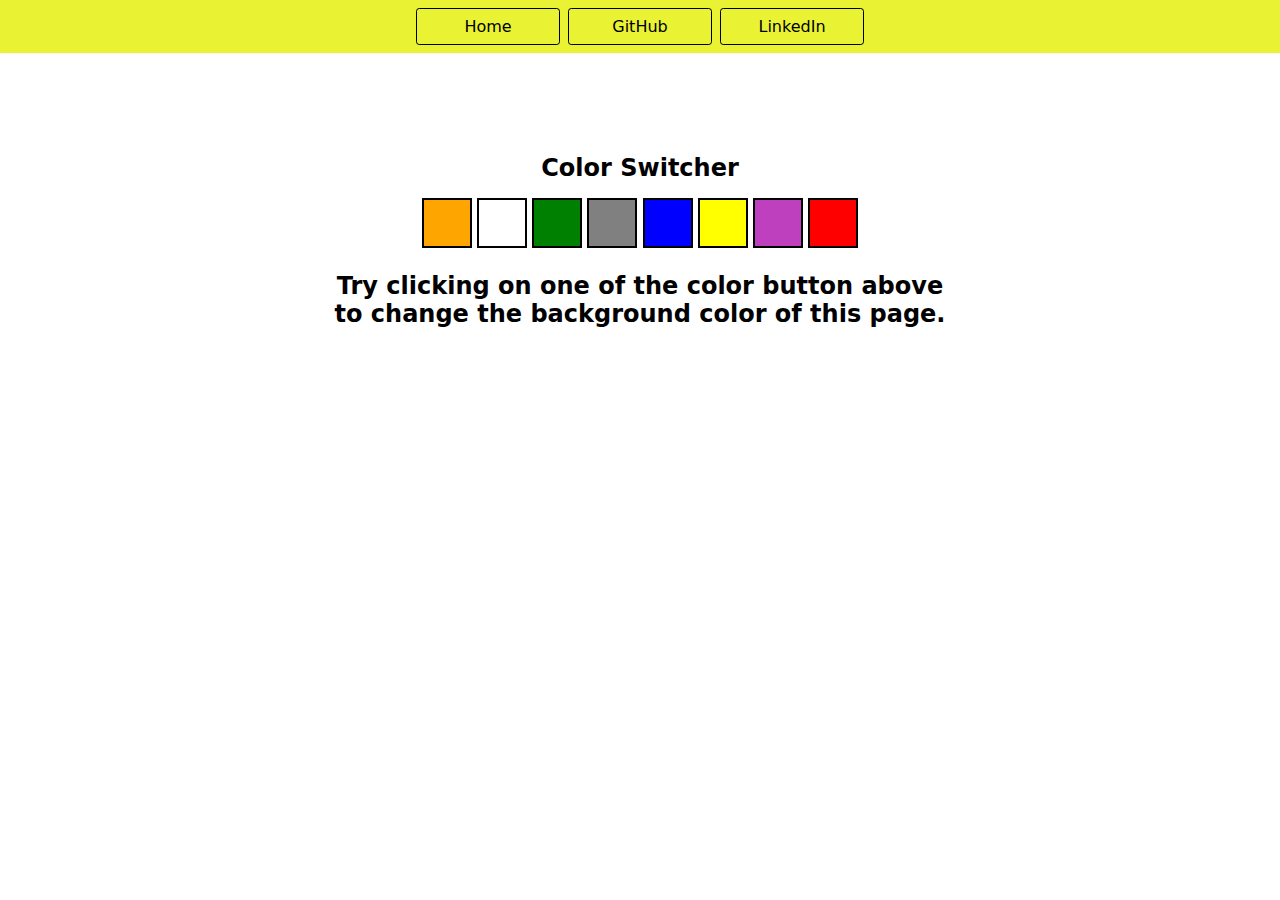
<file: 1-colorChanger/index.html>
<!DOCTYPE html>
<html lang="en">
<head>
    <meta charset="UTF-8">
    <meta name="viewport" content="width=device-width, initial-scale=1.0">
    <title>Javascript Background Color Switcher</title>
    <link rel="stylesheet" href="style.css"/>
    <link rel="stylesheet" href="../styles.css">
</head>
<body>
    
    <nav>
        <a href="/" aria-current="page">Home</a>
        <a target="_blank" href="https://github.com/VivekMalaviya18">GitHub</a>
        <a target="_blank" href="https://www.linkedin.com/in/vivekmalaviya404">LinkedIn</a>
    </nav>

    <div class="canvas">
        <h1>Color Switcher</h1>
        
        <span class="button" id="orange"></span>
        <span class="button" id="white"></span>
        <span class="button" id="green"></span>
        <span class="button" id="grey"></span>
        <span class="button" id="blue"></span>
        <span class="button" id="yellow"></span>
        <span class="button" id="purple"></span>
        <span class="button" id="red"></span>


        <h2>
            Try clicking on one of the color button above
            <span>to change the background color of this page.</span>
        </h2>
    </div>
    <script src="script.js"></script>
</body>
</html>
</file>
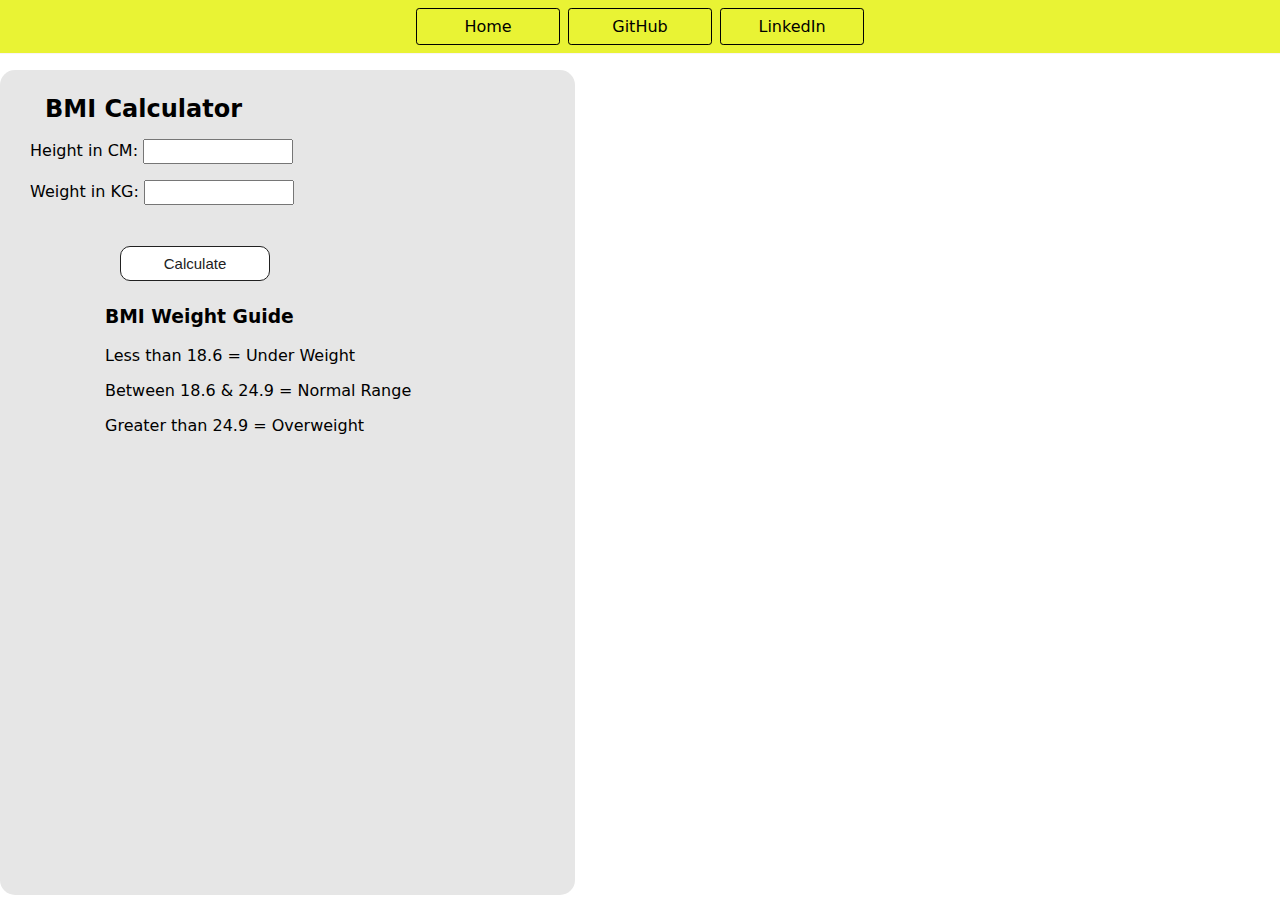
<file: 2-BMI Generator/index.html>
<!DOCTYPE html>
<html lang="en">
<head>
    <meta charset="UTF-8">

    <title>BMI Calculator</title>
    <link rel="stylesheet" href="style.css"/>
    <link rel="stylesheet" href="../styles.css">
</head>
<body>
    <nav>
        <a href="/" aria-current="page">Home</a>
        <a target="_blank" href="https://github.com/VivekMalaviya18">GitHub</a>
        <a target="_blank" href="https://www.linkedin.com/in/vivekmalaviya404">LinkedIn</a>
    </nav>
    <div class="container">
        <h1>BMI Calculator</h1>

        <form action="">
            <p>
                <label>Height in CM:</label>
                <input type="text" id="height"/>
            </p>
            <p>
                <label>Weight in KG:</label>
                <input type="text" id="weight"/>
            </p>
            <button>Calculate</button>
            
            <div id="result"></div>

            <div id="weight-guide">
                <h3>BMI Weight Guide</h3>
                <p>Less than 18.6 = Under Weight</p>
                <p> Between 18.6 & 24.9 = Normal Range</p>
                <p>Greater than 24.9 = Overweight</p>
            </div>

        </form>

    </div>
    <script src="script.js"></script>
</body>
</html>
</file>
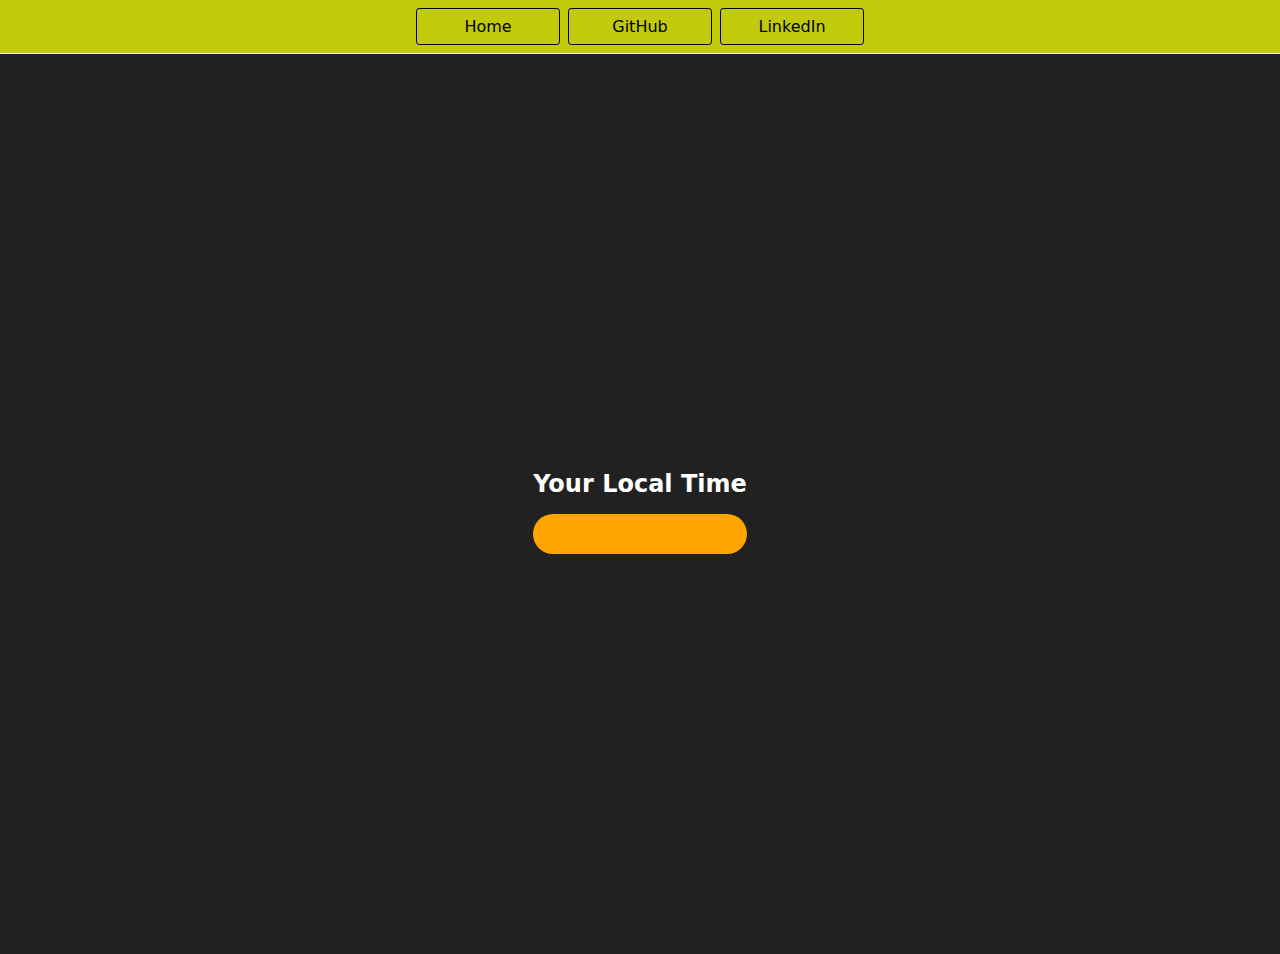
<file: 3-DigitalClock/index.html>
<!DOCTYPE html>
<html lang="en">
  <head>
    <title>Digital Clock</title>
    <meta charset="UTF-8" />
    <meta name="viewport" content="width=device-width" />
    <link rel="stylesheet" href="../styles.css">
    <style>
        body{
            background-color: #212121;
            color: #fff;
        }
         .center{
            display: flex;
            justify-content: center;
            align-items: center;
            height: 100vh;
            flex-direction: column;
         }
         #clock{
            font-size: 40px;
            background-color: orange;
            padding: 20px 50px;
            margin-top: 10px;
            border-radius: 150px;
         }
        
    </style>

  </head>
  <body style="background-color: #212121; color: #fff">
    <nav>
      <a href="/" aria-current="page">Home</a>
      <a target="_blank" href="https://github.com/VivekMalaviya18">GitHub</a>
      <a target="_blank" href="https://www.linkedin.com/in/vivekmalaviya404">LinkedIn</a>

    </nav>

    <div class="center">
        <div id="banner">
            <h1><b>Your Local Time</b></h1>
            <div id="clock"></div>
        </div>
    </div>
    <script type="module" src="script.js"></script>
  </body>
</html>
</file>
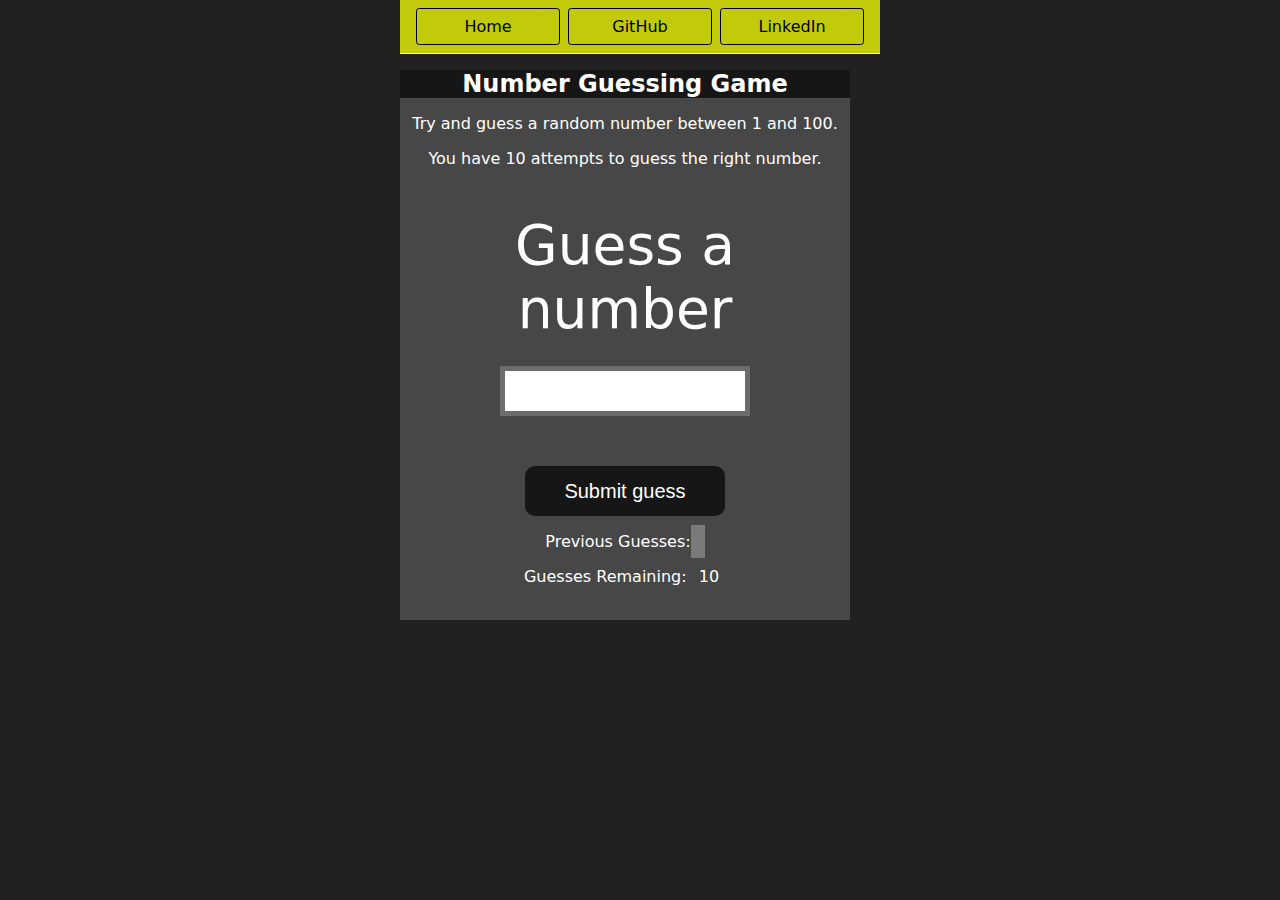
<file: 4-GuessTheNumber/index.html>
<!DOCTYPE html>
<html lang="en">
<head>
    <meta charset="UTF-8">
    <meta name="viewport" content="width=device-width, initial-scale=1.0">
    <title>Guess The Number</title>
    <link rel="stylesheet" href="../styles.css">
    <link rel="stylesheet" href="style.css">

</head>
<body style="background-color: #212121; color: #fff">
   
    <nav>
          <a href="/" aria-current="page">Home</a>
          <a target="_blank" href="https://github.com/VivekMalaviya18">GitHub</a>
          <a target="_blank" href="https://www.linkedin.com/in/vivekmalaviya404">LinkedIn</a>
    </nav>

    <div id="wrapper">
        <h1>Number Guessing Game</h1>
        <p>Try and guess a random number between 1 and 100.</p>
        <p>You have 10 attempts to guess the right number.</p>
    </br>
        <form class="from">
            <label for="guessField" id="guess">Guess a number</label>
            <input type="text" id="guessField" class="guessField">
            <input type="submit" id="subt" value="Submit guess" class="guessSubmit">
        </form>
        
        <div class="resultParas">
            <p>Previous Guesses: <span class="guesses"></span></p>
            <p>Guesses Remaining: <span class="lastResult">10</span></p>
            <p class="lowOrHigh"></p>
        </div>
    </div>
    
    <script type="module" src="script.js"></script>
</body>
</html>
</file>
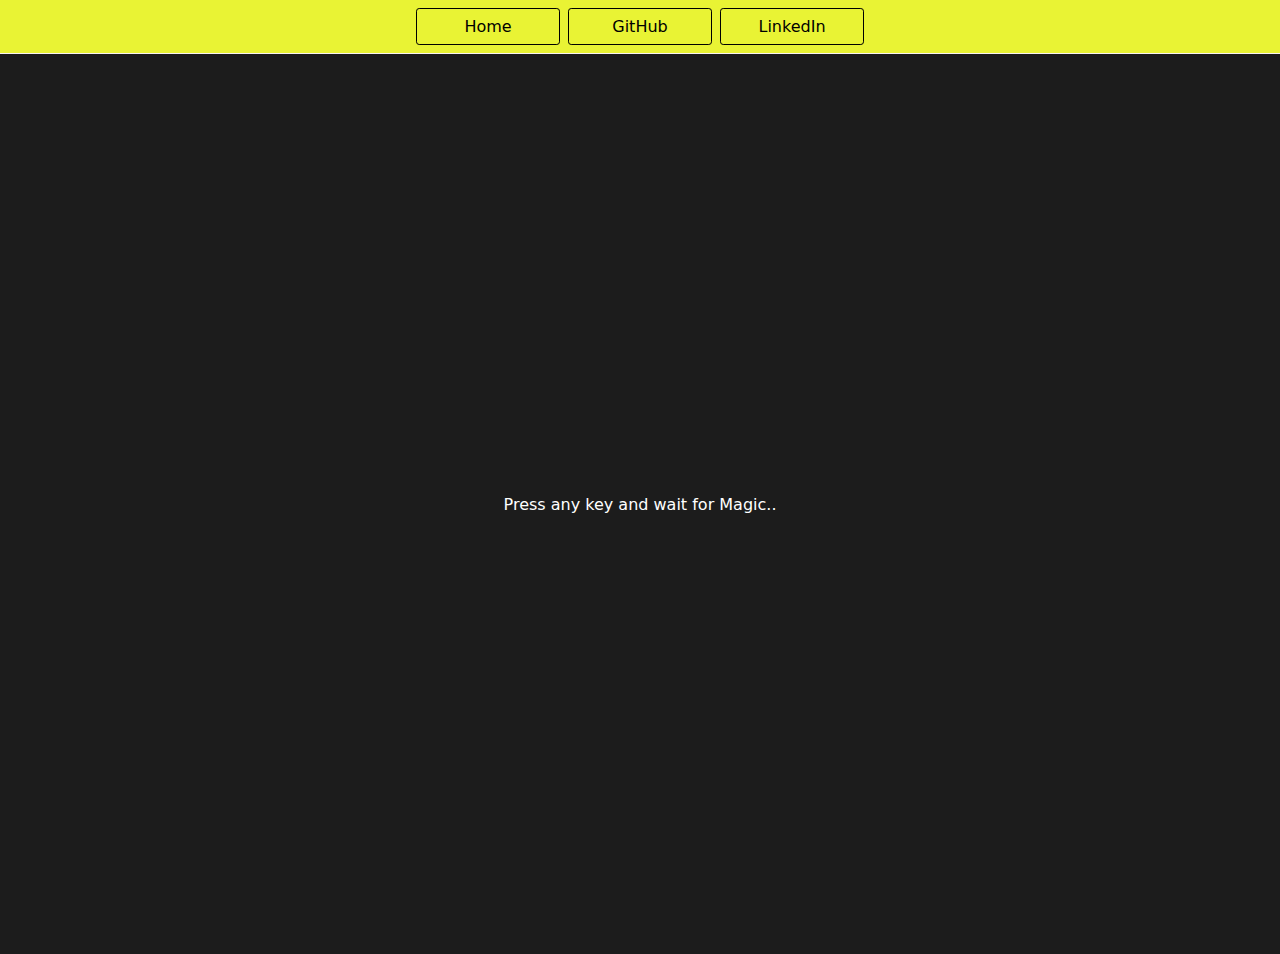
<file: 5-Keyboard/index.html>
<!DOCTYPE html>
<html lang="en">
<head>
    <meta charset="UTF-8">
    <meta name="viewport" content="width=device-width, initial-scale=1.0">
    <title>KeyCodes Events</title>
    <!-- <link rel="stylesheet" href="styles.css"> -->
    <link rel="stylesheet" href="../styles.css" type="text/css">

    <style>
        table,th,td{
            border: 1px solid #e7e7e7;
        }
        .project{
            background-color: #1c1c1c;
            color: #ffffff;
            display: flex;
            align-items: center;
            justify-content: center;
            text-align: center;
            height: 100vh;
        }
        .color{
            color: aliceblue;
            display: flex;
            flex-direction: row;
        }
        
    </style>

</head>
<body>
    
    <nav>
        <a href="/" aria-current="page">Home</a>
        <a target="_blank" href="https://github.com/VivekMalaviya18">GitHub</a>
        <a target="_blank" href="https://www.linkedin.com/in/vivekmalaviya404">LinkedIn</a>
  
    </nav>

    <div class="project">
        <div id="insert">
            <div class="key">Press any key and wait for Magic..</div>
        </div>
    </div>
    <script src="./script.js"></script>
</body>
</html>
</file>
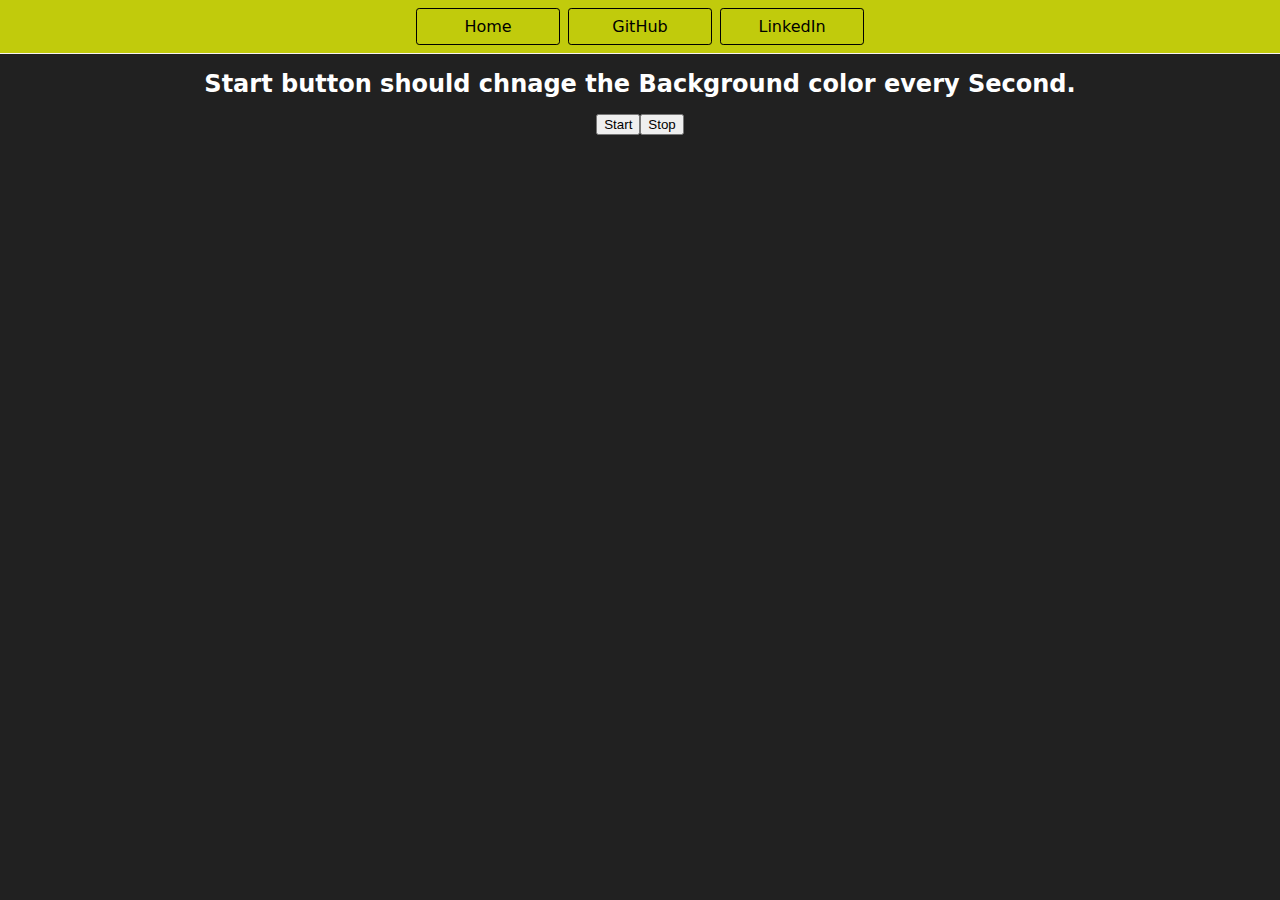
<file: 6-Unlimited Colors/index.html>
<!DOCTYPE html>
<html lang="en">
<head>
    <meta charset="UTF-8">
    <meta name="viewport" content="width=device-width, initial-scale=1.0">
    <title>Color Changer</title>
    <link rel="stylesheet" href="style.css">
    <link rel="stylesheet" href="../styles.css">
</head>
<body style="background-color: #212121; color: #fff">
        <nav>
          <a href="/" aria-current="page">Home</a>
          <a target="_blank" href="https://github.com/VivekMalaviya18">GitHub</a>
          <a target="_blank" href="https://www.linkedin.com/in/vivekmalaviya404">LinkedIn</a>
        </nav>
        <div class="container">
        <h1>
            Start button should chnage the Background color every Second.
        </h1>
    </div>
        <div class="btn">
        <button id="start">Start</button>
        <button id="stop">Stop</button>
        </div>
    
        <script src="script.js"></script>

</body>
</html>
</file>
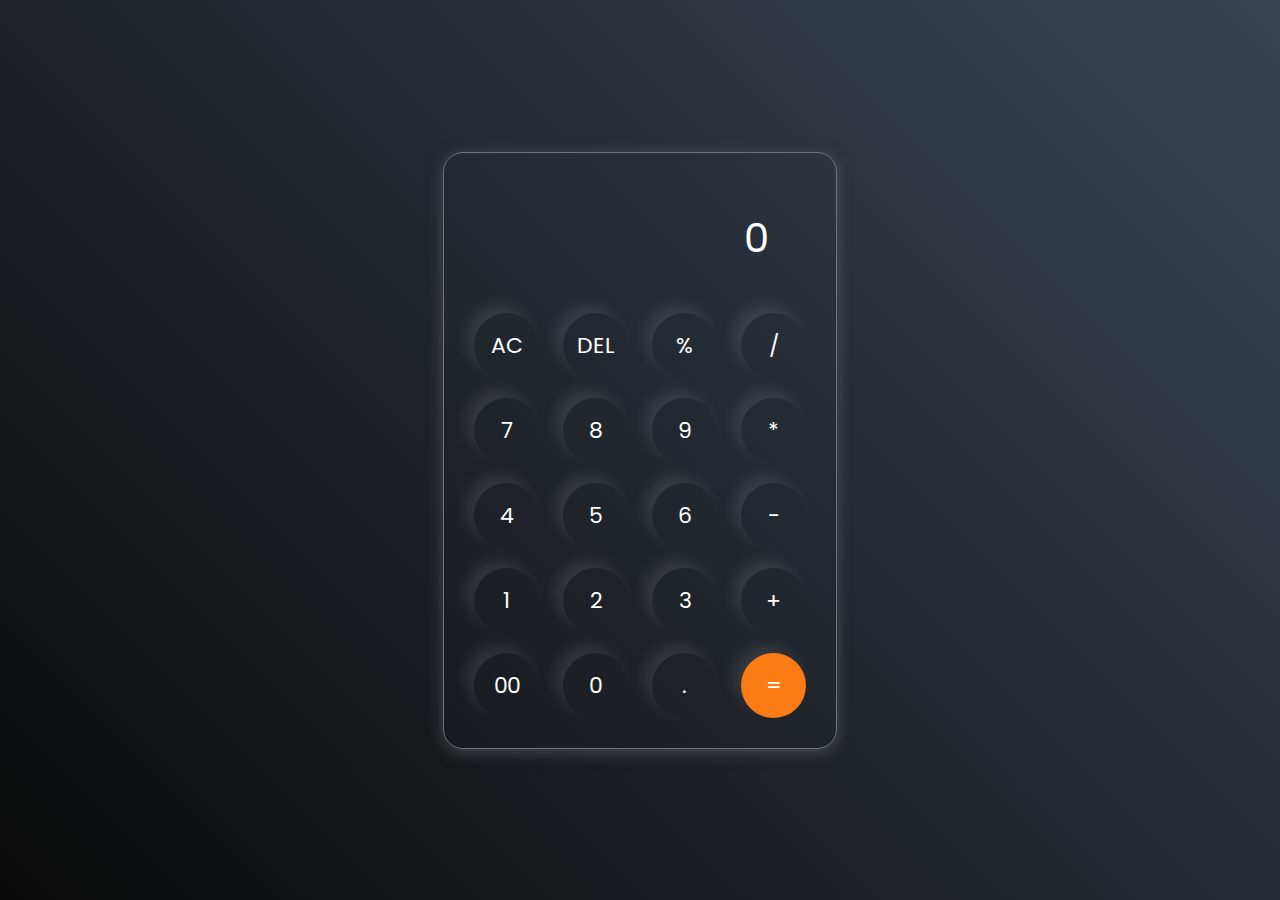
<file: 7-Calculator/index.html>
<!DOCTYPE html>
<html lang="en">
<head>
    <meta charset="UTF-8">
    <meta name="viewport" content="width=device-width, initial-scale=1.0">
    <link rel="stylesheet" href="style.css">
    <link rel="stylesheet" href="../styles.css">
    <title>Calculator</title>
</head>
<body>
    
    <div class="calculator">
        <input type="text" placeholder="0" id="inputBox">
        <div>
            <button>AC</button>
            <button>DEL</button>
            <button>%</button>
            <button>/</button>
        </div>
        <div>
            <button>7</button>
            <button>8</button>
            <button>9</button>
            <button>*</button>
        </div>
        <div>
            <button>4</button>
            <button>5</button>
            <button>6</button>
            <button>-</button>
        </div>
        <div>
            <button>1</button>
            <button>2</button>
            <button>3</button>
            <button>+</button>
        </div>
        <div>
            <button>00</button>
            <button>0</button>
            <button>.</button>
            <button class="eqBtn">=</button>
        </div>
    </div>



    <script src="script.js"></script>
</body>
</html>
</file>
<file: 1-colorChanger/style.css>
html{
    margin: 0;
}
    span{
        display: block;
    }
    .canvas{
        margin: 100px auto 100px;
        width: 80%;
        text-align: center;
    }
    .button{
        width: 50px;
        height: 50px;
        border: solid black 2px;
        display: inline-block;
    }
    #grey{
        background: gray;
    }
    #white{
        background: white;
    }
    #blue{
        background: blue;
    }
    #yellow{
        background: yellow;
    }
    #purple{
        background: rgb(190, 64, 190);
    }
    #red{
        background: red;
    }
    #orange{
        background: orange;
    }
    #green{
        background: green;
    }
</file>
<file: styles.css>
* {
    box-sizing: border-box;
  }
  
  body {
    margin: 0;
    font-family: system-ui, sans-serif;
    color: black;
    background-color: white;
  }
  
  nav {
    display: flex;
    flex-wrap: wrap;
    align-items: center;
    justify-content: center;
    padding: 0.5rem;
    gap: 0.5rem;
    border-bottom: solid 1px #f9f4f4;
    background-color: #e4f007d1;
  }
  
  nav a {
    display: inline-block;
    min-width: 9rem;
    padding: 0.5rem;
    border-radius: 0.2rem;
    border: solid 1px rgb(0, 0, 0);
    text-align: center;
    text-decoration: none;
    color: rgb(0, 0, 0);
    transition: font-size 0.3s, border-width 0.3s, color 0.3s;
  }

  nav a:hover{
    
    color: #ffffff;
    border: 1.5px solid rgb(255, 255, 255);
    font-size: 20px;
  }
  
 /* nav a[aria-current='page'] {
    color: #000;
    background-color: #d4d4d4;
  }*/
  
  main {
    padding: 1rem;
  }
  
  h1 {
    font-weight: bold;
    font-size: 1.5rem;
  }
  
  .projects {
    display: flex;
    flex-direction: column;
  }
  
  .project-link {
    background-color: #fff;
    padding: 10px 30px;
    border-radius: 8px;
    color: #212121;
    text-decoration: none;
    border: 2px solid #212121;
    margin-top: 5px;
    transition: font-size 0.3s, border-width 0.3s, color 0.3s;
  }

  .project-link:hover{
    
    color: #000000;
    border: 1.5px solid rgb(255, 255, 255);
    font-size: 20px;
  }
</file>
<file: 2-BMI Generator/style.css>
.container{
    width: 575px;
    height: 825px;
    background-color: rgb(230, 230, 230);
    padding-left: 30px;
    border-radius: 15px;
}

    #height,#weight{
        width: 150px;
        height: 25px;
    }

    #weight-guide{
        margin-left: 75px;
        margin-top: 25px;
    }

    #result{
        font-size: 35px;
        margin-left: 90px;
        margin-top: 20px;
        color: rgb(0, 0, 0);
    }

    button{
        width: 150px;
        height: 35px;
        margin-left: 90px;
        margin-top: 25px;
        background-color: #fff;
        padding: 1px 30px;
        border-radius: 10px;
        color: #212121;
        text-decoration: none;
        border: 1px solid #212121;
        font-size: 15px;
        transition: font-size 0.3s, border-width 0.3s, color 0.3s;
    }

    button:hover{
        color: #000000;
        border: 2px solid rgb(0, 0, 0);
        font-size: 18px;
    }

    h1{
        padding-left: 15px;
        padding-top: 25px;
    }
</file>
<file: 4-GuessTheNumber/style.css>
html{
    font-family: sans-serif;
}
    body{
        width: 300px;
        max-width: 750px;
        min-width: 480px;
        margin: 0 auto;
        background-color: #212121;
    } 
    .lastResult{
        color: white;
        padding: 7px;
    }
    .guesses{
        color: white;
        padding: 7px;
    }
    button{
        background-color: #141414;
        color: #fff;
        width: 250px;
        height: 50px;
        border-radius: 25px;
        font-size: 30px;
        border-style: none;
        margin-top: 30px;
        /* margin-left: 50px; */
    }
    #subt{
        background-color: #161616;
        color: #ffffff;
        width: 200px;
        height: 50px;
        border-radius: 10px;
        font-size: 20px;
        border-style: none;
        margin-top: 50px;
        /* margin-left: 75px; */
    }
    #guessField{
        color: #000;
        width: 250px;
        height: 50px;
        font-size: 30px;
        border-style: none;
        border: 5px solid #6c6c6c;
        text-align: center;
        margin-top: 25px;
        /* margin-left: 50px; */
    }
    #guess{
        font-size: 55px;
        margin-top: 120px;
        color: #fff;
        /* margin-left: 90px; */
    }
    .guesses{
        background-color: #7a7a7a;
    }
    #wrapper{
        box-sizing: border-box;
        text-align: center;
        width: 450px;
        height: 550px;
        background-color: #474747;
        color: #fff;
        font-size: 25px;
    }
    h1{
        background-color: #161616;
        color: #fff;
        text-align: center;
    }
    p{
        font-size: 16px;
        text-align: center;
    }
</file>
<file: 6-Unlimited Colors/style.css>
.container{
    display: flex;
    align-items: center;
    justify-content: center;
    text-align: center;
}
.btn{
    display: flex;
    align-items: center;
    justify-content: center;
    text-align: center;
}
</file>
<file: 7-Calculator/style.css>
@import url('https://fonts.googleapis.com/css2?family=Poppins:ital,wght@0,100;0,200;0,300;0,400;0,500;0,600;0,700;0,800;0,900;1,100;1,200;1,300;1,400;1,500;1,600;1,700;1,800;1,900&display=swap');

*{
    margin: 0;
    padding: 0;
    box-sizing: border-box;
    font-family: 'Poppins', sans-serif;
}

body{
    width: 100%;
    height: 100vh;
    display: flex;
    align-items: center;
    justify-content: center;
    background: linear-gradient(45deg, #0a0a0a, #3a4452);
}

.calculator{
    border: 1px solid #717377;
    padding: 20px;
    border-radius: 20px;
    background-color: transparent;
    box-shadow: 0px 3px 15px rgba(113, 115, 119, 0.5);

}

input{
    width: 320px;
    border: none;
    padding: 25px;
    margin: 10px;
    background: transparent;
    box-shadow: 0px 3px 15px rgbs(84, 84, 84, 0.1);
    font-size: 40px;
    text-align: right;
    cursor: pointer;
    color: #fff;
}

input::placeholder{
    color: #fff;

}

button{
    width: 65px;
    border: none;
    height: 65px;
    margin: 10px;
    border-radius: 50%;
    background: transparent;
    color: #fff;
    font-size: 22px;
    box-shadow: -8px -8px 15px rgba(255, 255, 255, 0.1);
    cursor: pointer;
}

.eqBtn{
    background-color: #fb7c14;
}
</file>
